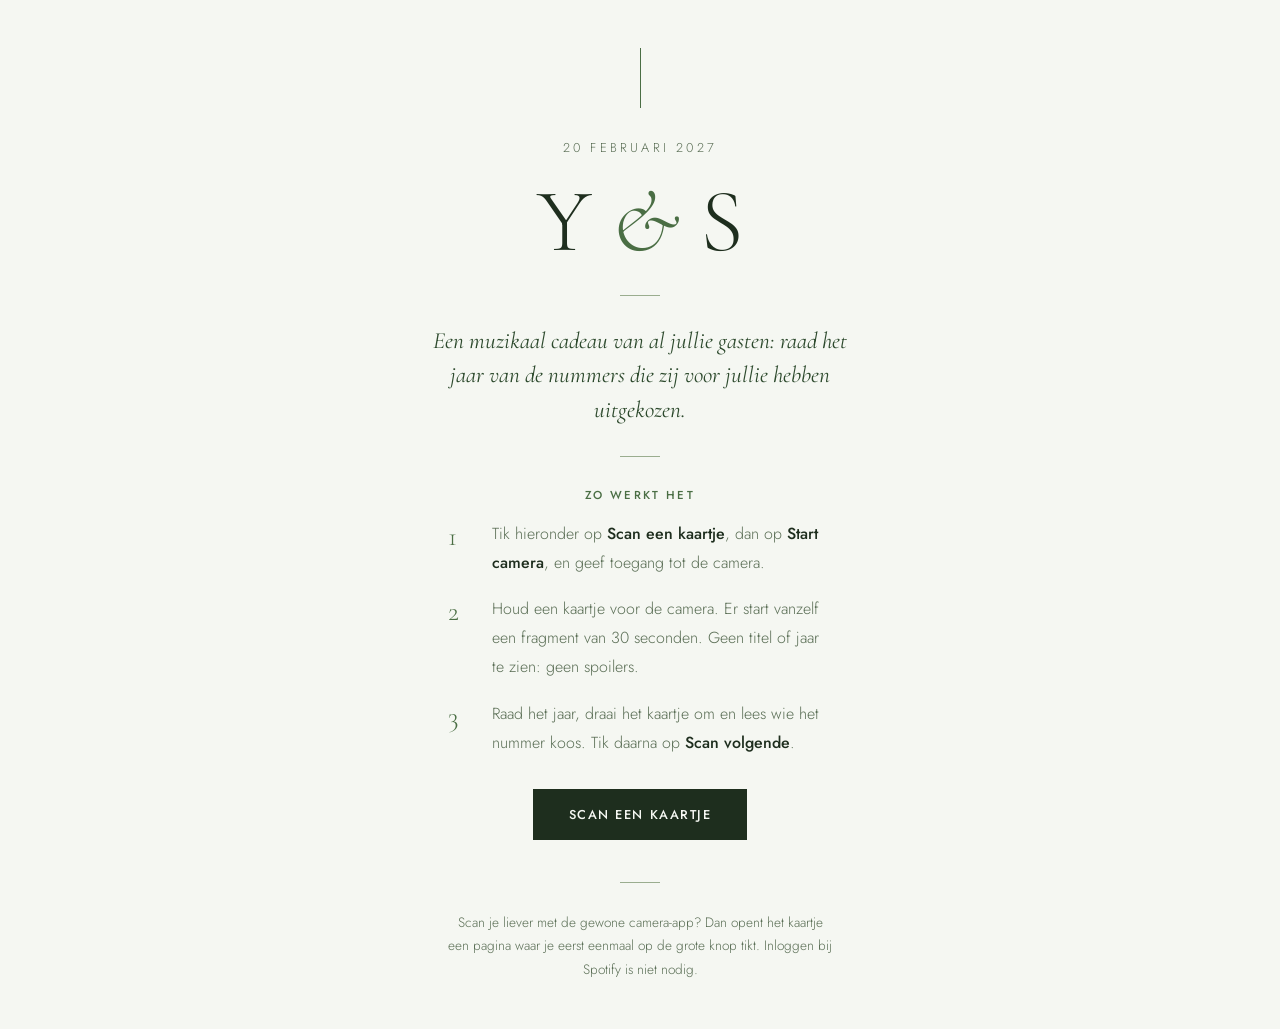
<file: index.html>
<!doctype html>
<html lang="nl"><head><meta charset="utf-8">
<meta name="viewport" content="width=device-width,initial-scale=1">
<meta name="robots" content="noindex"><meta name="theme-color" content="#F5F7F2">
<title>Y &amp; S &middot; 20.02.2027</title>
<link rel="stylesheet" href="assets/stijl.css?v=b8c63d66">
<link rel="preload" href="assets/fonts/cormorant.woff2" as="font" type="font/woff2" crossorigin>
</head><body>
<main>
<div class="line"></div>
<p class="date">20 februari 2027</p>
<h1>Y <em>&amp;</em> S</h1>
<div class="divider"></div>
<p class="lead">Een muzikaal cadeau van al jullie gasten: raad het jaar van de nummers die zij voor jullie hebben uitgekozen.</p>
<div class="divider"></div>
<p class="label">Zo werkt het</p>
<ol class="steps">
<li>Tik hieronder op <b>Scan een kaartje</b>, dan op <b>Start camera</b>, en geef toegang tot de camera.</li>
<li>Houd een kaartje voor de camera. Er start vanzelf een fragment van 30 seconden. Geen titel of jaar te zien: geen spoilers.</li>
<li>Raad het jaar, draai het kaartje om en lees wie het nummer koos. Tik daarna op <b>Scan volgende</b>.</li>
</ol>
<p style="margin-top:14px"><a class="btn" href="scan/">Scan een kaartje</a></p>
<div class="divider"></div>
<small>Scan je liever met de gewone camera-app? Dan opent het kaartje een pagina waar je eerst eenmaal op de grote knop tikt. Inloggen bij Spotify is niet nodig.</small>
</main></body></html>
</file>
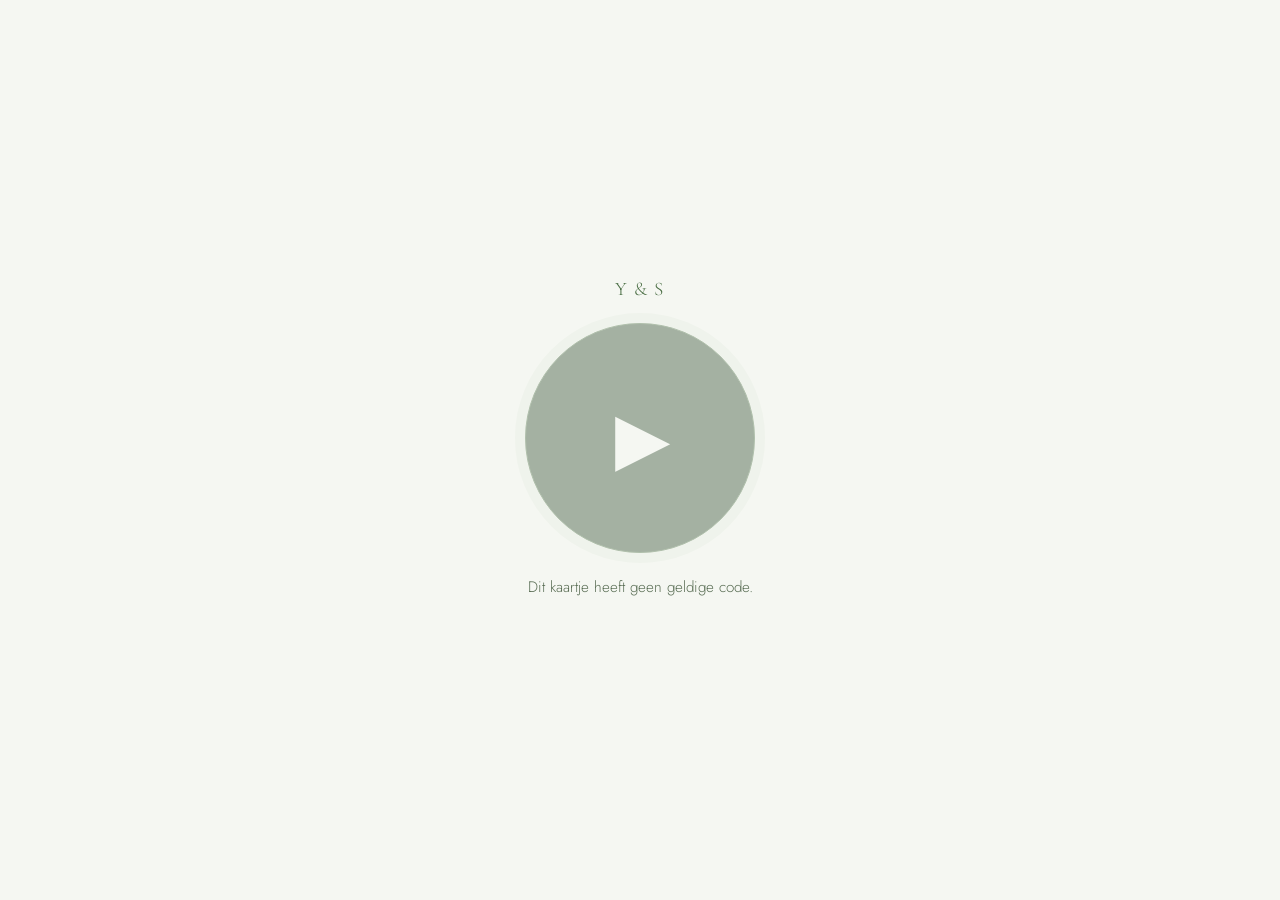
<file: p/index.html>
<!doctype html>
<html lang="nl"><head><meta charset="utf-8">
<meta name="viewport" content="width=device-width,initial-scale=1">
<meta name="robots" content="noindex"><meta name="theme-color" content="#F5F7F2">
<title>Y &amp; S &middot; 20.02.2027</title>
<link rel="stylesheet" href="../assets/stijl.css?v=b8c63d66">
<link rel="preload" href="../assets/fonts/cormorant.woff2" as="font" type="font/woff2" crossorigin>
</head><body>
<div id="cover">
<span class="mono">Y &amp; S</span>
<button id="play" disabled aria-label="Afspelen">&#9654;</button>
<div id="hint">Laden...</div>

</div>
<script src="../assets/speler.js?v=b8c63d66"></script>
<script>
const Q = new URLSearchParams(location.search);
Hitster.load({k: Q.get("k"), a: Q.get("a"), t: Q.get("t")}, true);
</script></body></html>
</file>
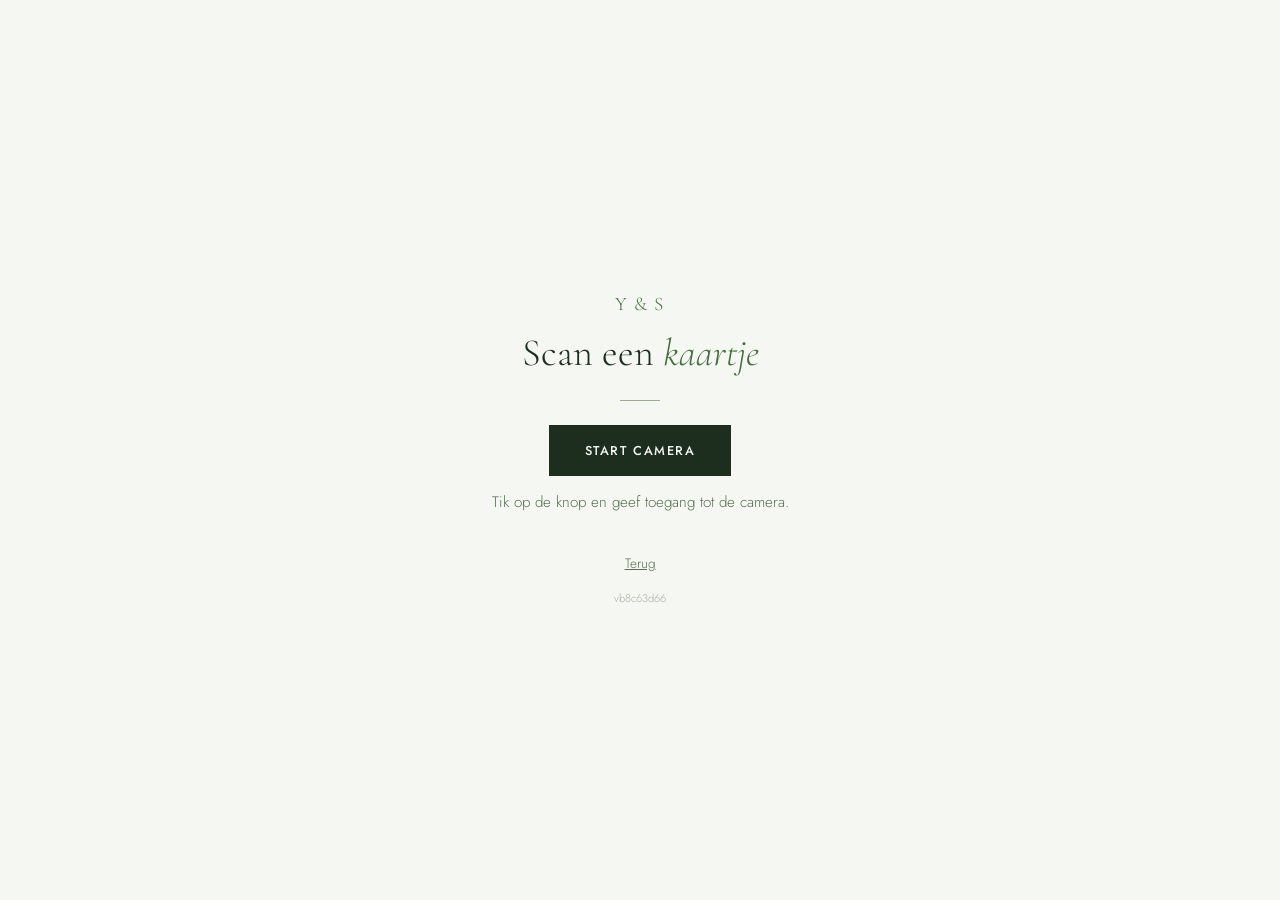
<file: scan/index.html>
<!doctype html>
<html lang="nl"><head><meta charset="utf-8">
<meta name="viewport" content="width=device-width,initial-scale=1">
<meta name="robots" content="noindex"><meta name="theme-color" content="#F5F7F2">
<title>Y &amp; S &middot; 20.02.2027</title>
<link rel="stylesheet" href="../assets/stijl.css?v=b8c63d66">
<link rel="preload" href="../assets/fonts/cormorant.woff2" as="font" type="font/woff2" crossorigin>
</head><body>
<div id="cover">
<span class="mono">Y &amp; S</span>
<button id="play" disabled aria-label="Afspelen">&#9654;</button>
<div id="hint">Laden...</div>
<button id="next" class="ghost">Scan volgende</button>
</div>
<div id="scanner">
<span class="mono">Y &amp; S</span>
<h2>Scan een <em>kaartje</em></h2>
<div class="divider" style="margin:10px auto"></div>
<button id="startcam" class="btn">Start camera</button>
<div id="viewfinder" hidden><video id="video" playsinline muted></video></div>
<div id="scanmsg">Tik op de knop en geef toegang tot de camera.</div>
<a href="../" class="note">Terug</a>
<div class="note" style="opacity:.5;font-size:.7rem">vb8c63d66</div>
</div>
<script src="../assets/jsQR.js?v=b8c63d66"></script>
<script src="../assets/speler.js?v=b8c63d66"></script>
<script src="../assets/scan.js?v=b8c63d66"></script>
</body></html>
</file>
<file: assets/stijl.css>
@font-face{font-family:"Cormorant Garamond";font-style:normal;font-weight:300 500;font-display:swap;src:url(fonts/cormorant.woff2) format("woff2")}
@font-face{font-family:"Cormorant Garamond";font-style:italic;font-weight:300 500;font-display:swap;src:url(fonts/cormorant-italic.woff2) format("woff2")}
@font-face{font-family:"Jost";font-style:normal;font-weight:300 500;font-display:swap;src:url(fonts/jost.woff2) format("woff2")}

:root{--cream:#F5F7F2;--warm-white:#FAFCF8;--blush:#E8EFE4;--dusty-rose:#D4A89A;--forest:#2D4A2D;--forest-mid:#4A6E44;--forest-light:#7A9E72;--sage:#9AAD8F;--deep:#1E2E1E;--muted:#5A6E55;--light-border:#D4E0CC}
*{box-sizing:border-box}
html,body{margin:0;min-height:100%}
body{font-family:"Jost",system-ui,sans-serif;font-weight:300;background:var(--cream);color:var(--deep);text-align:center;-webkit-font-smoothing:antialiased}
[hidden]{display:none!important}
main{min-height:100vh;min-height:100dvh;display:flex;flex-direction:column;align-items:center;justify-content:center;padding:48px 24px;gap:0}
.line{width:1px;height:60px;background:var(--forest-mid);margin:0 auto 28px}
.date{font-size:.8rem;letter-spacing:.25em;text-transform:uppercase;color:var(--muted);margin:0 0 18px}
h1{font-family:"Cormorant Garamond",Georgia,serif;font-weight:300;font-size:clamp(3.2rem,16vw,5.6rem);line-height:1;margin:0;color:var(--deep)}
h1 em{font-style:italic;color:var(--forest-mid)}
h2{font-family:"Cormorant Garamond",Georgia,serif;font-weight:300;font-size:clamp(1.8rem,8vw,2.4rem);margin:0 0 6px}
h2 em{font-style:italic;color:var(--forest-mid)}
.divider{width:40px;height:1px;background:var(--sage);margin:28px auto}
.label{font-size:.72rem;letter-spacing:.2em;text-transform:uppercase;color:var(--forest-mid);font-weight:500;margin:0 0 14px}
p,li{font-size:1rem;line-height:1.8;color:var(--muted)}
p{margin:0 0 14px}
.lead{font-family:"Cormorant Garamond",Georgia,serif;font-size:1.45rem;font-weight:400;font-style:italic;line-height:1.5;color:var(--forest);max-width:26rem;margin:0}
.steps{list-style:none;counter-reset:s;padding:0;margin:0;max-width:24rem;text-align:left}
.steps li{counter-increment:s;position:relative;padding:0 0 18px 44px}
.steps li::before{content:counter(s);position:absolute;left:0;top:-2px;font-family:"Cormorant Garamond",Georgia,serif;font-size:1.7rem;color:var(--forest-mid);line-height:1.4}
.steps b{font-weight:500;color:var(--deep)}
.btn{display:inline-block;background:var(--deep);color:var(--cream);border:0;border-radius:0;padding:16px 36px;font:500 .8rem "Jost",sans-serif;letter-spacing:.12em;text-transform:uppercase;text-decoration:none;cursor:pointer;transition:opacity .2s}
.btn:hover{opacity:.8}
.ghost{background:none;border:1px solid var(--light-border);color:var(--forest);padding:14px 30px;font:500 .75rem "Jost",sans-serif;letter-spacing:.12em;text-transform:uppercase;cursor:pointer;transition:opacity .2s}
.ghost:hover{opacity:.7}
a{color:var(--forest-mid)}
small,.note{font-size:.85rem;line-height:1.7;color:var(--muted);max-width:24rem;display:block}
.mono{font-family:"Cormorant Garamond",Georgia,serif;font-size:1.2rem;letter-spacing:.08em;color:var(--forest-mid)}
button:focus-visible,a:focus-visible{outline:2px solid var(--dusty-rose);outline-offset:3px}

/* speler */
#cover,#scanner{position:fixed;inset:0;display:flex;flex-direction:column;align-items:center;justify-content:center;padding:24px;gap:14px;background:var(--cream)}
#cover{z-index:5;gap:22px}
#scanner{z-index:6}
#play{width:min(56vw,230px);height:min(56vw,230px);border-radius:50%;border:1px solid var(--forest-mid);background:var(--forest);color:var(--cream);font-size:min(18vw,72px);padding:0 0 0 .08em;cursor:pointer;box-shadow:0 0 0 10px var(--blush);transition:opacity .2s}
#play:hover{opacity:.85}
#play:disabled{opacity:.4;cursor:default}
#play.pulse{animation:pulse 1.6s ease-in-out infinite}
@keyframes pulse{50%{box-shadow:0 0 0 22px var(--blush)}}
#hint,#scanmsg{min-height:3.2em;max-width:24rem;color:var(--muted);font-size:.95rem;line-height:1.6}
#viewfinder{position:relative;width:min(80vw,420px);aspect-ratio:1/1}
#video{width:100%;height:100%;object-fit:cover;display:block;background:var(--deep);border:1px solid var(--light-border);outline:8px solid var(--blush)}
#viewfinder::after{content:"";position:absolute;inset:10%;border:1px solid rgba(250,252,248,.8);pointer-events:none}
#scanner h2{margin-bottom:0}
@media (prefers-reduced-motion:reduce){#play.pulse{animation:none}}
</file>
